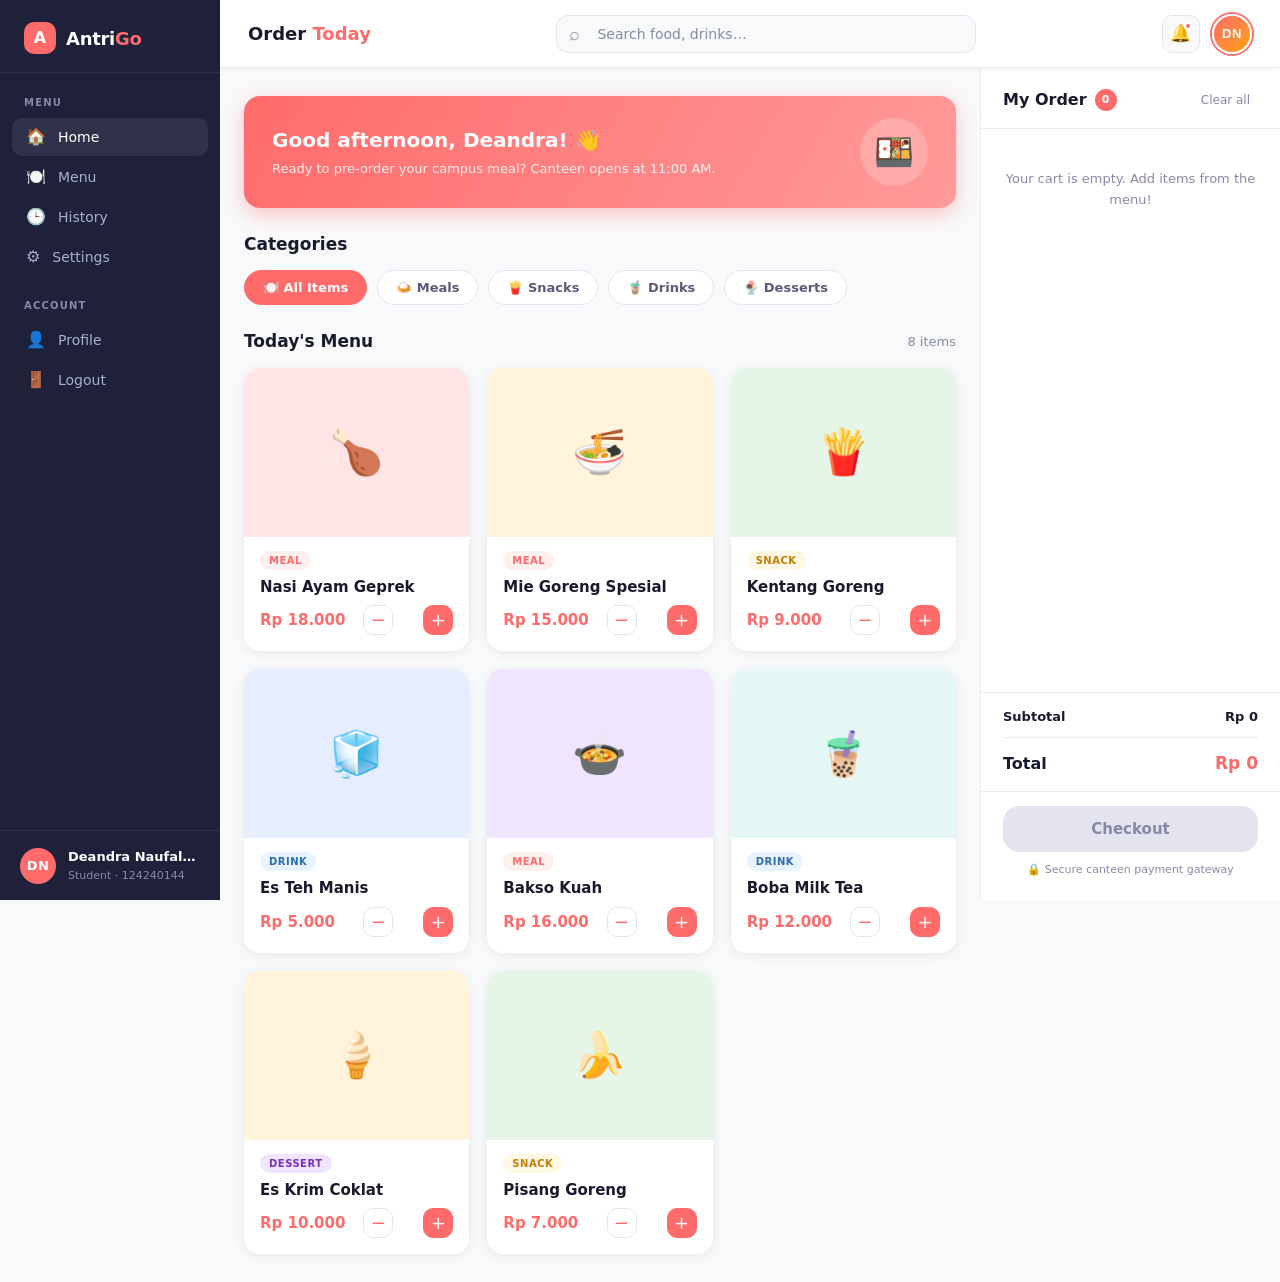
<file: index.html>
<!DOCTYPE html>
<html lang="en">
<head>
  <meta charset="UTF-8" />
  <meta name="viewport" content="width=device-width, initial-scale=1.0" />
  <title>AntriGo — Campus Canteen Pre-Order</title>
  <link rel="stylesheet" href="css/style.css" />
</head>
<body>

  <!-- Skip link for keyboard users -->
  <a class="skip-link" href="#main-content">Skip to main content</a>

  <!-- =================================================================
       APP SHELL — CSS Grid: [Sidebar | Header + Content | Cart]
  ================================================================= -->
  <div class="app-shell">

    <!-- ===============================================================
         SIDEBAR
    ================================================================ -->
    <aside class="sidebar" aria-label="Main navigation">

      <div class="sidebar__brand">
        <div class="sidebar__brand-dot" aria-hidden="true"><span>A</span></div>
        <span class="sidebar__brand-name">Antri<em>Go</em></span>
      </div>

      <p class="sidebar__section-label">Menu</p>
      <nav>
        <ul class="sidebar__nav" role="list">
          <li>
            <button class="nav-btn active" data-section="home" aria-current="page">
              <span class="nav-icon" aria-hidden="true">🏠</span> Home
            </button>
          </li>
          <li>
            <button class="nav-btn" data-section="menu">
              <span class="nav-icon" aria-hidden="true">🍽️</span> Menu
            </button>
          </li>
          <li>
            <button class="nav-btn" data-section="history">
              <span class="nav-icon" aria-hidden="true">🕒</span> History
            </button>
          </li>
          <li>
            <button class="nav-btn" data-section="settings">
              <span class="nav-icon" aria-hidden="true">⚙️</span> Settings
            </button>
          </li>
        </ul>
      </nav>

      <p class="sidebar__section-label">Account</p>
      <nav>
        <ul class="sidebar__nav" role="list">
          <li>
            <button class="nav-btn" data-section="profile">
              <span class="nav-icon" aria-hidden="true">👤</span> Profile
            </button>
          </li>
          <li>
            <!-- Logout triggers custom confirm modal — no native confirm() -->
            <button class="nav-btn" id="logout-btn">
              <span class="nav-icon" aria-hidden="true">🚪</span> Logout
            </button>
          </li>
        </ul>
      </nav>

      <div class="sidebar__footer">
        <div class="sidebar__avatar-sm" aria-hidden="true">DN</div>
        <div class="sidebar__user-info">
          <strong>Deandra Naufal Maulana</strong>
          <small>Student · 124240144</small>
        </div>
      </div>

    </aside>

    <!-- ===============================================================
         TOP HEADER
    ================================================================ -->
    <header class="header" role="banner">
      <h1 class="header__title">Order <span>Today</span></h1>

      <div class="header__search" role="search">
        <label for="search-input" class="sr-only">Search food or drinks</label>
        <input
          id="search-input"
          type="search"
          placeholder="Search food, drinks…"
          aria-label="Search food or drinks"
          autocomplete="off"
        />
      </div>

      <div class="header__actions">
        <!-- Bell icon — clicking toggles notification dropdown -->
        <div class="notif-wrap" id="notif-wrap">
          <button class="header__notif" id="bell-btn" aria-label="Notifications" aria-expanded="false" aria-haspopup="true">
            🔔
          </button>
          <!-- Notification dropdown — toggled by JS -->
          <div class="notif-dropdown" id="notif-dropdown" hidden role="menu" aria-label="Notifications">
            <div class="notif-dropdown__header">
              <span class="notif-dropdown__title">Notifications</span>
              <span class="notif-badge-count">3 new</span>
            </div>
            <ul class="notif-list" role="list">
              <li class="notif-item notif-item--new" role="listitem">
                <span class="notif-dot" aria-hidden="true"></span>
                <div>
                  <p class="notif-msg">🍲 Your order <strong>#38421</strong> is being prepared</p>
                  <small class="notif-time">2 minutes ago</small>
                </div>
              </li>
              <li class="notif-item notif-item--new" role="listitem">
                <span class="notif-dot" aria-hidden="true"></span>
                <div>
                  <p class="notif-msg">✅ Order <strong>#38105</strong> is ready for pickup at Counter 3</p>
                  <small class="notif-time">15 minutes ago</small>
                </div>
              </li>
              <li class="notif-item notif-item--new" role="listitem">
                <span class="notif-dot" aria-hidden="true"></span>
                <div>
                  <p class="notif-msg">🎉 New discount: <strong>10% off</strong> Meals today until 1 PM</p>
                  <small class="notif-time">1 hour ago</small>
                </div>
              </li>
              <li class="notif-item" role="listitem">
                <span class="notif-dot notif-dot--read" aria-hidden="true"></span>
                <div>
                  <p class="notif-msg">🕒 Order <strong>#37980</strong> was delivered successfully</p>
                  <small class="notif-time">Yesterday</small>
                </div>
              </li>
            </ul>
            <div class="notif-dropdown__footer">
              <button class="notif-mark-read" id="mark-all-read">Mark all as read</button>
            </div>
          </div>
        </div>

        <!-- Profile avatar — clicking navigates to Profile section -->
        <button class="header__avatar" id="profile-avatar-btn" aria-label="View profile">DN</button>
      </div>
    </header>

    <!-- ===============================================================
         MAIN CONTENT — page sections
    ================================================================ -->
    <main class="content" id="main-content" aria-label="Main content">

      <!-- ---- HOME ---- -->
      <section id="section-home" class="page-section active" aria-label="Home">

        <div class="welcome-bar">
          <div class="welcome-bar__text">
            <h2 id="greeting-text">Good morning, Deandra!</h2>
            <p>Ready to pre-order your campus meal? Canteen opens at 11:00 AM.</p>
          </div>
          <div class="welcome-bar__decor" aria-hidden="true">🍱</div>
        </div>

        <!-- Category filter chips -->
        <section aria-labelledby="filter-heading">
          <div class="section-header">
            <h3 id="filter-heading">Categories</h3>
          </div>
          <div class="filter-bar" role="group" aria-labelledby="filter-heading">
            <button class="filter-chip active" data-filter="all">🍽️ All Items</button>
            <button class="filter-chip" data-filter="meal">🍛 Meals</button>
            <button class="filter-chip" data-filter="snack">🍟 Snacks</button>
            <button class="filter-chip" data-filter="drink">🧋 Drinks</button>
            <button class="filter-chip" data-filter="dessert">🍨 Desserts</button>
          </div>
        </section>

        <!-- Food cards grid -->
        <section aria-labelledby="menu-heading">
          <div class="section-header">
            <h3 id="menu-heading">Today's Menu</h3>
            <span id="visible-count" class="count-badge" aria-live="polite">8 items</span>
          </div>

          <div class="food-grid" id="food-grid" role="list" aria-label="Food items">

            <article class="food-card" data-id="1" data-category="meal"
              data-name="Nasi Ayam Geprek" data-price="18000" role="listitem">
              <div class="food-card__img food-card__img--red" aria-hidden="true">🍗</div>
              <div class="food-card__body">
                <span class="food-card__tag food-card__tag--meal">Meal</span>
                <h4 class="food-card__name">Nasi Ayam Geprek</h4>
                <div class="food-card__footer">
                  <span class="food-card__price">Rp 18.000</span>
                  <div class="card-qty-ctrl">
                    <button class="btn-qty btn-minus" data-id="1" hidden>−</button>
                    <span class="card-qty-val" aria-live="polite"></span>
                    <button class="btn-qty btn-add" data-id="1" aria-label="Add Nasi Ayam Geprek">+</button>
                  </div>
                </div>
              </div>
            </article>

            <article class="food-card" data-id="2" data-category="meal"
              data-name="Mie Goreng Spesial" data-price="15000" role="listitem">
              <div class="food-card__img food-card__img--amber" aria-hidden="true">🍜</div>
              <div class="food-card__body">
                <span class="food-card__tag food-card__tag--meal">Meal</span>
                <h4 class="food-card__name">Mie Goreng Spesial</h4>
                <div class="food-card__footer">
                  <span class="food-card__price">Rp 15.000</span>
                  <div class="card-qty-ctrl">
                    <button class="btn-qty btn-minus" data-id="2" hidden>−</button>
                    <span class="card-qty-val" aria-live="polite"></span>
                    <button class="btn-qty btn-add" data-id="2" aria-label="Add Mie Goreng Spesial">+</button>
                  </div>
                </div>
              </div>
            </article>

            <article class="food-card" data-id="3" data-category="snack"
              data-name="Kentang Goreng" data-price="9000" role="listitem">
              <div class="food-card__img food-card__img--green" aria-hidden="true">🍟</div>
              <div class="food-card__body">
                <span class="food-card__tag food-card__tag--snack">Snack</span>
                <h4 class="food-card__name">Kentang Goreng</h4>
                <div class="food-card__footer">
                  <span class="food-card__price">Rp 9.000</span>
                  <div class="card-qty-ctrl">
                    <button class="btn-qty btn-minus" data-id="3" hidden>−</button>
                    <span class="card-qty-val" aria-live="polite"></span>
                    <button class="btn-qty btn-add" data-id="3" aria-label="Add Kentang Goreng">+</button>
                  </div>
                </div>
              </div>
            </article>

            <article class="food-card" data-id="4" data-category="drink"
              data-name="Es Teh Manis" data-price="5000" role="listitem">
              <div class="food-card__img food-card__img--blue" aria-hidden="true">🧊</div>
              <div class="food-card__body">
                <span class="food-card__tag food-card__tag--drink">Drink</span>
                <h4 class="food-card__name">Es Teh Manis</h4>
                <div class="food-card__footer">
                  <span class="food-card__price">Rp 5.000</span>
                  <div class="card-qty-ctrl">
                    <button class="btn-qty btn-minus" data-id="4" hidden>−</button>
                    <span class="card-qty-val" aria-live="polite"></span>
                    <button class="btn-qty btn-add" data-id="4" aria-label="Add Es Teh Manis">+</button>
                  </div>
                </div>
              </div>
            </article>

            <article class="food-card" data-id="5" data-category="meal"
              data-name="Bakso Kuah" data-price="16000" role="listitem">
              <div class="food-card__img food-card__img--purple" aria-hidden="true">🍲</div>
              <div class="food-card__body">
                <span class="food-card__tag food-card__tag--meal">Meal</span>
                <h4 class="food-card__name">Bakso Kuah</h4>
                <div class="food-card__footer">
                  <span class="food-card__price">Rp 16.000</span>
                  <div class="card-qty-ctrl">
                    <button class="btn-qty btn-minus" data-id="5" hidden>−</button>
                    <span class="card-qty-val" aria-live="polite"></span>
                    <button class="btn-qty btn-add" data-id="5" aria-label="Add Bakso Kuah">+</button>
                  </div>
                </div>
              </div>
            </article>

            <article class="food-card" data-id="6" data-category="drink"
              data-name="Boba Milk Tea" data-price="12000" role="listitem">
              <div class="food-card__img food-card__img--teal" aria-hidden="true">🧋</div>
              <div class="food-card__body">
                <span class="food-card__tag food-card__tag--drink">Drink</span>
                <h4 class="food-card__name">Boba Milk Tea</h4>
                <div class="food-card__footer">
                  <span class="food-card__price">Rp 12.000</span>
                  <div class="card-qty-ctrl">
                    <button class="btn-qty btn-minus" data-id="6" hidden>−</button>
                    <span class="card-qty-val" aria-live="polite"></span>
                    <button class="btn-qty btn-add" data-id="6" aria-label="Add Boba Milk Tea">+</button>
                  </div>
                </div>
              </div>
            </article>

            <article class="food-card" data-id="7" data-category="dessert"
              data-name="Es Krim Coklat" data-price="10000" role="listitem">
              <div class="food-card__img food-card__img--amber" aria-hidden="true">🍦</div>
              <div class="food-card__body">
                <span class="food-card__tag food-card__tag--dessert">Dessert</span>
                <h4 class="food-card__name">Es Krim Coklat</h4>
                <div class="food-card__footer">
                  <span class="food-card__price">Rp 10.000</span>
                  <div class="card-qty-ctrl">
                    <button class="btn-qty btn-minus" data-id="7" hidden>−</button>
                    <span class="card-qty-val" aria-live="polite"></span>
                    <button class="btn-qty btn-add" data-id="7" aria-label="Add Es Krim Coklat">+</button>
                  </div>
                </div>
              </div>
            </article>

            <article class="food-card" data-id="8" data-category="snack"
              data-name="Pisang Goreng" data-price="7000" role="listitem">
              <div class="food-card__img food-card__img--green" aria-hidden="true">🍌</div>
              <div class="food-card__body">
                <span class="food-card__tag food-card__tag--snack">Snack</span>
                <h4 class="food-card__name">Pisang Goreng</h4>
                <div class="food-card__footer">
                  <span class="food-card__price">Rp 7.000</span>
                  <div class="card-qty-ctrl">
                    <button class="btn-qty btn-minus" data-id="8" hidden>−</button>
                    <span class="card-qty-val" aria-live="polite"></span>
                    <button class="btn-qty btn-add" data-id="8" aria-label="Add Pisang Goreng">+</button>
                  </div>
                </div>
              </div>
            </article>

          </div><!-- /food-grid -->

          <p class="empty-state" id="empty-state" hidden aria-live="polite">
            No items found in this category. 🍽️
          </p>
        </section>

      </section><!-- /section-home -->

      <!-- ---- MENU ---- -->
      <section id="section-menu" class="page-section" aria-label="Full Menu" hidden>
        <div class="placeholder-page">
          <div class="placeholder-icon">🍽️</div>
          <h2>Full Menu</h2>
          <p>Browse the complete canteen menu here. Coming soon!</p>
        </div>
      </section>

      <!-- ---- HISTORY ---- -->
      <section id="section-history" class="page-section" aria-label="Order History" hidden>
        <div class="section-header">
          <h3>Order History</h3>
          <span id="history-count" class="count-badge">0 orders</span>
        </div>
        <!-- History list — populated dynamically by JS on each confirmed order -->
        <div id="history-list" class="history-list" aria-label="Past orders" aria-live="polite">
          <div class="history-empty" id="history-empty">
            <div class="placeholder-icon">🕒</div>
            <p>No orders yet. Place your first order!</p>
          </div>
        </div>
      </section>

      <!-- ---- SETTINGS ---- -->
      <section id="section-settings" class="page-section" aria-label="Settings" hidden>
        <div class="placeholder-page">
          <div class="placeholder-icon">⚙️</div>
          <h2>Settings</h2>
          <p>App preferences and notification settings coming soon!</p>
        </div>
      </section>

      <!-- ---- PROFILE ---- -->
      <section id="section-profile" class="page-section" aria-label="Profile" hidden>
        <div class="profile-card">
          <div class="profile-avatar-lg" aria-hidden="true">DN</div>
          <div class="profile-info">
            <h2 class="profile-name">Deandra Naufal Maulana</h2>
            <p class="profile-id">Student ID: 124240144</p>
            <p class="profile-faculty">Faculty of Computer Science · Universitas Pertamina</p>
          </div>
          <div class="profile-stats">
            <div class="profile-stat">
              <span class="profile-stat__val" id="stat-orders">0</span>
              <span class="profile-stat__label">Orders</span>
            </div>
            <div class="profile-stat">
              <span class="profile-stat__val" id="stat-spent">Rp 0</span>
              <span class="profile-stat__label">Total Spent</span>
            </div>
            <div class="profile-stat">
              <span class="profile-stat__val">⭐ 4.9</span>
              <span class="profile-stat__label">Rating</span>
            </div>
          </div>
        </div>
      </section>

    </main>

    <!-- ===============================================================
         CART PANEL (RIGHT SIDEBAR)
    ================================================================ -->
    <aside class="cart-panel" id="cart" aria-label="Order summary">

      <div class="cart-panel__header">
        <h2 class="cart-panel__title">
          My Order
          <span class="cart-badge" id="cart-count" aria-label="items in cart">0</span>
        </h2>
        <!-- Triggers custom confirm modal -->
        <button class="cart-panel__clear" id="clear-cart-btn" aria-label="Clear all items">
          Clear all
        </button>
      </div>

      <!-- Cart items — rendered by JS -->
      <div class="cart-items" id="cart-items" aria-label="Items in your order">
        <p class="cart-empty-msg" id="cart-empty-msg">
          Your cart is empty. Add items from the menu!
        </p>
      </div>

      <div class="cart-divider" role="separator"></div>

      <!-- Totals -->
      <div class="cart-totals" id="cart-totals">
        <div class="cart-totals__row cart-totals__row--subtotal">
          <span>Subtotal</span>
          <span id="subtotal-val">Rp 0</span>
        </div>
        <!-- Service fee row — hidden when cart is empty -->
        <div class="cart-totals__row" id="service-fee-row" hidden>
          <span>Service fee</span>
          <span>Rp 1.000</span>
        </div>
        <div class="cart-divider-inner" role="separator"></div>
        <div class="cart-totals__row cart-totals__row--total">
          <span>Total</span>
          <span class="cart-totals__value--accent" id="total-val">Rp 0</span>
        </div>
      </div>

      <div class="cart-divider" role="separator"></div>

      <div class="cart-panel__checkout">
        <button class="btn-checkout" id="checkout-btn" disabled aria-label="Proceed to checkout">
          Checkout
        </button>
        <p class="checkout-note">🔒 Secure canteen payment gateway</p>
      </div>

    </aside>

  </div><!-- /app-shell -->

  <!-- =================================================================
       CUSTOM MODAL — shared overlay, content injected by JS
  ================================================================= -->
  <div class="modal-overlay" id="modal-overlay" role="dialog" aria-modal="true"
       aria-labelledby="modal-title" hidden>
    <div class="modal" id="modal-box">
      <div class="modal__header">
        <h2 id="modal-title">Confirm</h2>
        <button class="modal__close" id="modal-close" aria-label="Close">✕</button>
      </div>
      <div class="modal__body" id="modal-body">
        <!-- Content injected per use-case -->
      </div>
      <div class="modal__footer" id="modal-footer">
        <!-- Buttons injected per use-case -->
      </div>
    </div>
  </div>

  <!-- =================================================================
       SUCCESS TOAST
  ================================================================= -->
  <div class="toast" id="success-toast" aria-live="assertive" hidden>
    ✅ Order placed! Check your pickup time at the canteen.
  </div>

  <script src="js/script.js" defer></script>
</body>
</html>
</file>
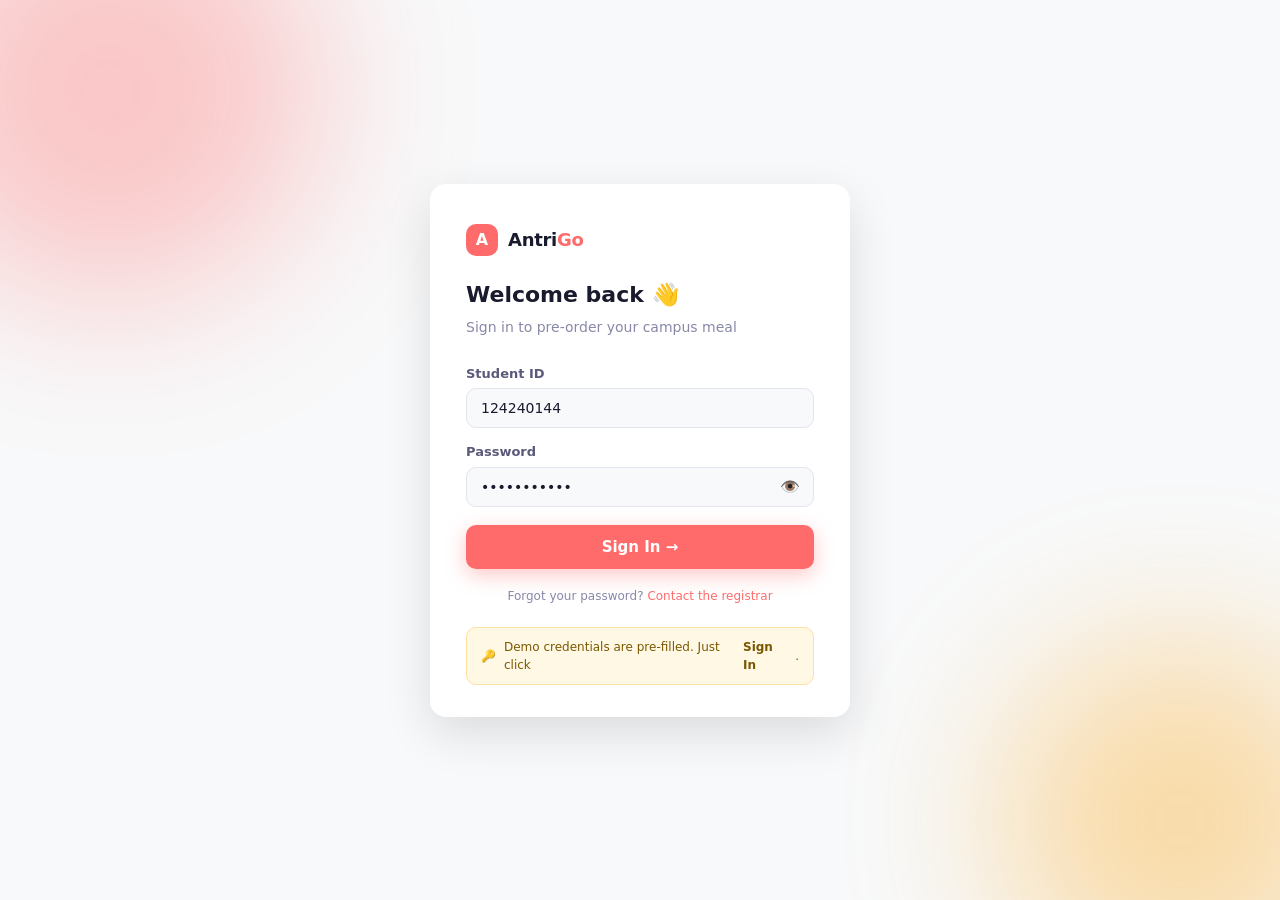
<file: login.html>
<!DOCTYPE html>
<html lang="en">
<head>
  <meta charset="UTF-8" />
  <meta name="viewport" content="width=device-width, initial-scale=1.0" />
  <title>AntriGo — Login</title>
  <link rel="stylesheet" href="css/style.css" />
</head>
<body class="login-page">

  <!-- =====================================================
       LOGIN PAGE — centered card layout
  ===================================================== -->
  <div class="login-bg" aria-hidden="true">
    <!-- Decorative blobs -->
    <div class="login-blob login-blob--1"></div>
    <div class="login-blob login-blob--2"></div>
  </div>

  <main class="login-wrap" aria-label="Login">
    <div class="login-card">

      <!-- Brand -->
      <div class="login-brand">
        <div class="sidebar__brand-dot" aria-hidden="true"><span>A</span></div>
        <span class="sidebar__brand-name" style="color:var(--text-primary);">
          Antri<em>Go</em>
        </span>
      </div>

      <h1 class="login-title">Welcome back 👋</h1>
      <p class="login-subtitle">Sign in to pre-order your campus meal</p>

      <!-- Login form — JS handles submit, no real auth -->
      <form class="login-form" id="login-form" novalidate>

        <!-- Student ID -->
        <div class="login-field">
          <label for="login-id" class="login-label">Student ID</label>
          <input
            id="login-id"
            class="login-input"
            type="text"
            value="124240144"
            autocomplete="username"
            required
            aria-required="true"
          />
        </div>

        <!-- Password -->
        <div class="login-field">
          <label for="login-pass" class="login-label">Password</label>
          <div class="login-input-wrap">
            <input
              id="login-pass"
              class="login-input"
              type="password"
              value="antriGo2024"
              autocomplete="current-password"
              required
              aria-required="true"
            />
            <!-- Toggle password visibility -->
            <button
              type="button"
              class="login-eye"
              id="toggle-pass"
              aria-label="Show password"
            >👁️</button>
          </div>
        </div>

        <!-- Error message placeholder -->
        <p class="login-error" id="login-error" role="alert" hidden></p>

        <!-- Submit -->
        <button type="submit" class="btn-login" id="login-btn">
          Sign In →
        </button>

        <!-- Forgot password — demo only -->
        <p class="login-footer-text">
          Forgot your password?
          <a href="#" class="login-link" onclick="return false;">Contact the registrar</a>
        </p>

      </form>

      <!-- Demo hint -->
      <div class="login-demo-hint">
        <span>🔑</span>
        Demo credentials are pre-filled. Just click <strong>Sign In</strong>.
      </div>

    </div>
  </main>

  <script>
    // ---- Login page script (inline — no external dependencies needed) ----
    (function () {
      'use strict';

      const form      = document.getElementById('login-form');
      const errorEl   = document.getElementById('login-error');
      const toggleBtn = document.getElementById('toggle-pass');
      const passInput = document.getElementById('login-pass');
      const loginBtn  = document.getElementById('login-btn');

      // Mock valid credentials
      const VALID_ID   = '124240144';
      const VALID_PASS = 'antriGo2024';

      /** Toggle password visibility */
      toggleBtn.addEventListener('click', () => {
        const isHidden = passInput.type === 'password';
        passInput.type = isHidden ? 'text' : 'password';
        toggleBtn.textContent = isHidden ? '🙈' : '👁️';
        toggleBtn.setAttribute('aria-label', isHidden ? 'Hide password' : 'Show password');
      });

      /** Handle form submission */
      form.addEventListener('submit', e => {
        e.preventDefault();
        errorEl.setAttribute('hidden', '');

        const id   = document.getElementById('login-id').value.trim();
        const pass = passInput.value;

        if (id !== VALID_ID || pass !== VALID_PASS) {
          errorEl.textContent = '⚠️ Invalid Student ID or password. Try again.';
          errorEl.removeAttribute('hidden');
          loginBtn.textContent = 'Sign In →';
          return;
        }

        // Show loading state
        loginBtn.textContent = 'Signing in…';
        loginBtn.disabled = true;

        // Brief delay for UX feel, then redirect
        setTimeout(() => {
          window.location.href = 'index.html';
        }, 600);
      });
    }());
  </script>
</body>
</html>
</file>
<file: css/style.css>
/* =================================================================
   AntriGo — Campus Canteen Pre-Order Dashboard
   css/style.css  (v3 — login, custom modals, bell dropdown, history)
   Primary: #FF6B6B | Accent: #FCA311 | Background: #F8F9FA
================================================================= */

/* -----------------------------------------------------------------
   RESET & CSS CUSTOM PROPERTIES
----------------------------------------------------------------- */
*, *::before, *::after {
  box-sizing: border-box;
  margin: 0;
  padding: 0;
}

:root {
  --primary:        #FF6B6B;
  --primary-dark:   #e85555;
  --primary-light:  #fff0f0;
  --accent:         #FCA311;
  --accent-dark:    #e0920a;
  --success:        #22a85a;
  --success-light:  #e8f7ef;

  --bg:             #F8F9FA;
  --surface:        #FFFFFF;
  --border:         #E4E4EF;
  --border-light:   #EAEAF0;

  --sidebar-bg:     #1E2139;
  --sidebar-text:   #A8AECE;
  --sidebar-active: #FFFFFF;
  --sidebar-hover:  rgba(255, 255, 255, 0.08);

  --text-primary:   #1A1A2E;
  --text-secondary: #5A5A7A;
  --text-muted:     #8888A8;

  --sidebar-w:      220px;
  --cart-w:         300px;
  --header-h:       68px;

  --radius:         16px;
  --radius-sm:      10px;
  --radius-pill:    50px;
  --shadow-card:    0 2px 12px rgba(0, 0, 0, 0.07);
  --shadow-elevated: 0 8px 28px rgba(0, 0, 0, 0.11);
  --shadow-primary: 0 6px 20px rgba(255, 107, 107, 0.38);

  --font: -apple-system, "Segoe UI", system-ui, Roboto, sans-serif;

  --t-fast: 0.12s ease;
  --t-base: 0.18s ease;
  --t-slow: 0.28s ease;
}

/* -----------------------------------------------------------------
   BASE
----------------------------------------------------------------- */
html { height: 100%; scroll-behavior: smooth; }

body {
  height: 100%;
  font-family: var(--font);
  font-size: 15px;
  line-height: 1.5;
  background: var(--bg);
  color: var(--text-primary);
  -webkit-font-smoothing: antialiased;
}

.sr-only {
  position: absolute;
  width: 1px; height: 1px;
  padding: 0; margin: -1px;
  overflow: hidden;
  clip: rect(0,0,0,0);
  white-space: nowrap;
  border: 0;
}

.skip-link {
  position: absolute;
  top: -48px; left: 16px;
  background: var(--primary);
  color: #fff;
  padding: 8px 16px;
  border-radius: var(--radius-sm);
  font-weight: 600; font-size: 14px;
  text-decoration: none;
  z-index: 9999;
  transition: top var(--t-base);
}
.skip-link:focus { top: 8px; }

/* =================================================================
   LOGIN PAGE
================================================================= */
body.login-page {
  display: flex;
  align-items: center;
  justify-content: center;
  min-height: 100vh;
  background: var(--bg);
  position: relative;
  overflow: hidden;
}

/* Decorative gradient blobs */
.login-bg { position: fixed; inset: 0; pointer-events: none; z-index: 0; }

.login-blob {
  position: absolute;
  border-radius: 50%;
  filter: blur(80px);
  opacity: 0.35;
}

.login-blob--1 {
  width: 420px; height: 420px;
  background: var(--primary);
  top: -120px; left: -100px;
}

.login-blob--2 {
  width: 360px; height: 360px;
  background: var(--accent);
  bottom: -100px; right: -80px;
}

.login-wrap {
  position: relative;
  z-index: 1;
  width: 100%;
  padding: 24px 16px;
  display: flex;
  align-items: center;
  justify-content: center;
}

/* Login card */
.login-card {
  background: var(--surface);
  border-radius: var(--radius);
  box-shadow: 0 16px 48px rgba(0, 0, 0, 0.12);
  padding: 40px 36px 32px;
  width: 100%;
  max-width: 420px;
  display: flex;
  flex-direction: column;
  gap: 6px;
}

/* Reuse sidebar brand styles — override color for light bg */
.login-brand {
  display: flex;
  align-items: center;
  gap: 10px;
  margin-bottom: 12px;
}

.login-title {
  font-size: 22px;
  font-weight: 800;
  color: var(--text-primary);
  margin-top: 4px;
}

.login-subtitle {
  font-size: 14px;
  color: var(--text-muted);
  margin-bottom: 12px;
}

/* Form */
.login-form { display: flex; flex-direction: column; gap: 14px; margin-top: 8px; }

.login-field { display: flex; flex-direction: column; gap: 5px; }

.login-label {
  font-size: 13px;
  font-weight: 600;
  color: var(--text-secondary);
}

.login-input-wrap { position: relative; }

.login-input {
  width: 100%;
  padding: 11px 14px;
  border: 1.5px solid var(--border);
  border-radius: var(--radius-sm);
  background: var(--bg);
  font-family: var(--font);
  font-size: 14px;
  color: var(--text-primary);
  outline: none;
  transition: border-color var(--t-fast), background var(--t-fast);
}

.login-input:focus {
  border-color: var(--primary);
  background: var(--surface);
}

/* Password toggle button */
.login-eye {
  position: absolute;
  right: 10px;
  top: 50%;
  transform: translateY(-50%);
  background: none;
  border: none;
  cursor: pointer;
  font-size: 16px;
  padding: 4px;
  line-height: 1;
  color: var(--text-muted);
}

/* Error message */
.login-error {
  color: var(--primary);
  font-size: 13px;
  font-weight: 500;
  background: var(--primary-light);
  border-radius: 8px;
  padding: 8px 12px;
}

/* Submit button */
.btn-login {
  padding: 13px 0;
  background: var(--primary);
  color: #fff;
  border: none;
  border-radius: var(--radius-sm);
  font-family: var(--font);
  font-size: 15px;
  font-weight: 700;
  cursor: pointer;
  margin-top: 4px;
  box-shadow: var(--shadow-primary);
  transition: background var(--t-fast), transform var(--t-fast);
}
.btn-login:hover    { background: var(--primary-dark); transform: translateY(-1px); }
.btn-login:disabled { background: var(--border); box-shadow: none; cursor: not-allowed; transform: none; color: var(--text-muted); }

.login-footer-text {
  text-align: center;
  font-size: 12px;
  color: var(--text-muted);
  margin-top: 4px;
}

.login-link { color: var(--primary); text-decoration: none; font-weight: 500; }
.login-link:hover { text-decoration: underline; }

/* Demo hint strip */
.login-demo-hint {
  display: flex;
  align-items: center;
  gap: 8px;
  margin-top: 16px;
  padding: 10px 14px;
  background: #FFF8E5;
  border-radius: 10px;
  font-size: 12px;
  color: #7a5800;
  border: 1px solid #ffe0a0;
}

/* =================================================================
   APP SHELL — three-column CSS Grid
================================================================= */
.app-shell {
  display: grid;
  grid-template-columns: var(--sidebar-w) 1fr var(--cart-w);
  grid-template-rows: var(--header-h) 1fr;
  grid-template-areas:
    "sidebar header  header"
    "sidebar content cart";
  min-height: 100vh;
}

/* =================================================================
   SIDEBAR
================================================================= */
.sidebar {
  grid-area: sidebar;
  background: var(--sidebar-bg);
  display: flex;
  flex-direction: column;
  position: sticky;
  top: 0;
  height: 100vh;
  overflow-y: auto;
  scrollbar-width: thin;
  scrollbar-color: rgba(255,255,255,0.1) transparent;
}

.sidebar__brand {
  display: flex;
  align-items: center;
  gap: 10px;
  padding: 22px 24px 18px;
  border-bottom: 1px solid rgba(255,255,255,0.07);
  flex-shrink: 0;
}

.sidebar__brand-dot {
  width: 32px; height: 32px;
  border-radius: var(--radius-sm);
  background: var(--primary);
  display: flex; align-items: center; justify-content: center;
  flex-shrink: 0;
}

.sidebar__brand-dot span { color:#fff; font-size:16px; font-weight:800; line-height:1; }

.sidebar__brand-name {
  color: var(--sidebar-active);
  font-size: 18px;
  font-weight: 700;
  letter-spacing: -0.3px;
}

.sidebar__brand-name em { font-style: normal; color: var(--primary); }

.sidebar__section-label {
  padding: 22px 24px 8px;
  font-size: 10px;
  font-weight: 700;
  letter-spacing: 1.2px;
  text-transform: uppercase;
  color: var(--text-muted);
  flex-shrink: 0;
}

.sidebar__nav { list-style: none; padding: 0 12px; }
.sidebar__nav li + li { margin-top: 2px; }

.nav-btn {
  display: flex;
  align-items: center;
  gap: 12px;
  width: 100%;
  padding: 11px 14px;
  border-radius: var(--radius-sm);
  border: none;
  background: transparent;
  color: var(--sidebar-text);
  font-family: var(--font);
  font-size: 14px;
  font-weight: 500;
  cursor: pointer;
  text-align: left;
  transition: background var(--t-fast), color var(--t-fast);
}

.nav-btn:hover        { background: var(--sidebar-hover); color: var(--sidebar-active); }
.nav-btn.active       { background: var(--sidebar-hover); color: var(--sidebar-active); }
.nav-btn:focus-visible{ outline: 2px solid var(--primary); outline-offset: -2px; }

.nav-icon { font-size: 16px; flex-shrink: 0; line-height: 1; }

.sidebar__footer {
  margin-top: auto;
  padding: 16px 20px;
  border-top: 1px solid rgba(255,255,255,0.07);
  display: flex;
  align-items: center;
  gap: 12px;
  flex-shrink: 0;
}

.sidebar__avatar-sm {
  width: 36px; height: 36px;
  border-radius: 50%;
  background: var(--primary);
  display: flex; align-items: center; justify-content: center;
  color: #fff; font-weight: 700; font-size: 13px;
  flex-shrink: 0; letter-spacing: 0.5px;
}

.sidebar__user-info strong {
  display: block;
  font-size: 13px;
  color: var(--sidebar-active);
  font-weight: 600;
  white-space: nowrap;
  overflow: hidden;
  text-overflow: ellipsis;
  max-width: 130px;
}

.sidebar__user-info small {
  display: block;
  font-size: 11px;
  color: var(--text-muted);
  margin-top: 1px;
}

/* =================================================================
   TOP HEADER
================================================================= */
.header {
  grid-area: header;
  background: var(--surface);
  border-bottom: 1px solid var(--border-light);
  display: flex;
  align-items: center;
  justify-content: space-between;
  padding: 0 28px;
  gap: 16px;
  position: sticky;
  top: 0;
  z-index: 200;
  box-shadow: 0 1px 6px rgba(0,0,0,0.05);
}

.header__title { font-size: 18px; font-weight: 700; color: var(--text-primary); white-space: nowrap; }
.header__title span { color: var(--primary); }

.header__search { flex: 1; max-width: 420px; position: relative; }

.header__search::before {
  content: "⌕";
  position: absolute;
  left: 13px; top: 50%;
  transform: translateY(-50%);
  color: var(--text-muted);
  font-size: 18px;
  pointer-events: none;
  line-height: 1;
}

.header__search input {
  width: 100%;
  padding: 10px 16px 10px 40px;
  border: 1.5px solid var(--border);
  border-radius: 12px;
  background: var(--bg);
  color: var(--text-primary);
  font-family: var(--font);
  font-size: 14px;
  outline: none;
  transition: border-color var(--t-fast), background var(--t-fast);
}

.header__search input::placeholder { color: var(--text-muted); }
.header__search input:focus { border-color: var(--primary); background: var(--surface); }

.header__actions { display: flex; align-items: center; gap: 12px; }

/* -----------------------------------------------------------------
   NOTIFICATION BELL + DROPDOWN
----------------------------------------------------------------- */
/* Wrapper provides positioning context for the dropdown */
.notif-wrap { position: relative; }

.header__notif {
  position: relative;
  width: 38px; height: 38px;
  border-radius: var(--radius-sm);
  background: var(--bg);
  border: 1.5px solid var(--border);
  display: flex; align-items: center; justify-content: center;
  cursor: pointer;
  font-size: 17px;
  transition: border-color var(--t-fast), background var(--t-fast);
}

.header__notif:hover { border-color: var(--primary); background: var(--primary-light); }

/* Red dot badge */
.header__notif::after {
  content: "";
  position: absolute;
  top: 6px; right: 7px;
  width: 8px; height: 8px;
  background: var(--primary);
  border-radius: 50%;
  border: 2px solid var(--surface);
  transition: opacity var(--t-fast);
}

/* Hide dot when all read */
.header__notif.all-read::after { opacity: 0; }

/* Notification dropdown panel */
.notif-dropdown {
  position: absolute;
  top: calc(100% + 10px);
  right: 0;
  width: 340px;
  background: var(--surface);
  border-radius: var(--radius);
  box-shadow: 0 12px 40px rgba(0,0,0,0.14);
  border: 1px solid var(--border-light);
  z-index: 300;
  /* Pop-in animation */
  transform-origin: top right;
  transform: scale(0.92);
  opacity: 0;
  transition: transform 0.18s ease, opacity 0.18s ease;
}

/* JS adds .open to trigger the transition */
.notif-dropdown.open {
  transform: scale(1);
  opacity: 1;
}

.notif-dropdown[hidden] { display: none; }

.notif-dropdown__header {
  display: flex;
  align-items: center;
  justify-content: space-between;
  padding: 14px 16px 10px;
  border-bottom: 1px solid var(--border-light);
}

.notif-dropdown__title { font-size: 14px; font-weight: 700; color: var(--text-primary); }

.notif-badge-count {
  font-size: 11px;
  font-weight: 700;
  color: var(--primary);
  background: var(--primary-light);
  padding: 2px 8px;
  border-radius: var(--radius-pill);
}

.notif-list { list-style: none; padding: 8px 0; }

.notif-item {
  display: flex;
  align-items: flex-start;
  gap: 10px;
  padding: 10px 16px;
  transition: background var(--t-fast);
  cursor: default;
}

.notif-item:hover { background: var(--bg); }

/* Unread indicator dot */
.notif-dot {
  width: 8px; height: 8px;
  border-radius: 50%;
  background: var(--primary);
  flex-shrink: 0;
  margin-top: 6px;
}

.notif-dot--read { background: var(--border); }

.notif-msg { font-size: 13px; color: var(--text-primary); line-height: 1.45; }
.notif-time { font-size: 11px; color: var(--text-muted); margin-top: 3px; display: block; }

.notif-dropdown__footer {
  padding: 10px 16px 14px;
  border-top: 1px solid var(--border-light);
  text-align: center;
}

.notif-mark-read {
  background: none;
  border: none;
  cursor: pointer;
  font-family: var(--font);
  font-size: 12px;
  font-weight: 600;
  color: var(--primary);
  padding: 4px 8px;
  border-radius: 6px;
  transition: background var(--t-fast);
}

.notif-mark-read:hover { background: var(--primary-light); }

/* Profile avatar button */
.header__avatar {
  width: 40px; height: 40px;
  border-radius: 50%;
  background: linear-gradient(135deg, var(--primary) 0%, var(--accent) 100%);
  display: flex; align-items: center; justify-content: center;
  color: #fff;
  font-weight: 700; font-size: 13px;
  cursor: pointer;
  border: 2.5px solid var(--surface);
  box-shadow: 0 0 0 2px var(--primary);
  letter-spacing: 0.5px;
  transition: box-shadow var(--t-fast);
}

.header__avatar:hover { box-shadow: 0 0 0 3px var(--primary); }

/* =================================================================
   MAIN CONTENT
================================================================= */
.content {
  grid-area: content;
  padding: 28px 24px;
  overflow-y: auto;
  display: flex;
  flex-direction: column;
  gap: 24px;
}

/* Page section panels */
.page-section {
  display: flex;
  flex-direction: column;
  gap: 24px;
  animation: fadeIn 0.22s ease;
}

.page-section[hidden] { display: none; }

@keyframes fadeIn {
  from { opacity: 0; transform: translateY(6px); }
  to   { opacity: 1; transform: translateY(0); }
}

/* Placeholder pages for stub sections */
.placeholder-page {
  display: flex;
  flex-direction: column;
  align-items: center;
  justify-content: center;
  text-align: center;
  padding: 80px 24px;
  gap: 14px;
  color: var(--text-secondary);
}

.placeholder-icon { font-size: 64px; line-height: 1; }
.placeholder-page h2 { font-size: 22px; font-weight: 700; color: var(--text-primary); }
.placeholder-page p  { font-size: 14px; color: var(--text-muted); max-width: 340px; }

/* -----------------------------------------------------------------
   WELCOME BANNER
----------------------------------------------------------------- */
.welcome-bar {
  background: linear-gradient(120deg, var(--primary) 0%, #ff9a9a 100%);
  border-radius: var(--radius);
  padding: 22px 28px;
  display: flex;
  align-items: center;
  justify-content: space-between;
  color: #fff;
  box-shadow: var(--shadow-primary);
}

.welcome-bar__text h2 { font-size: 20px; font-weight: 700; margin-bottom: 4px; }
.welcome-bar__text p  { font-size: 13px; opacity: 0.88; }

.welcome-bar__decor {
  width: 68px; height: 68px;
  border-radius: 50%;
  background: rgba(255,255,255,0.2);
  display: flex; align-items: center; justify-content: center;
  font-size: 32px; flex-shrink: 0;
}

/* Section header row */
.section-header {
  display: flex;
  align-items: center;
  justify-content: space-between;
}

.section-header h3 { font-size: 17px; font-weight: 700; color: var(--text-primary); }

.count-badge { font-size: 13px; color: var(--text-muted); font-weight: 500; }

/* =================================================================
   FILTER CHIPS
================================================================= */
.filter-bar { display: flex; gap: 10px; flex-wrap: wrap; margin-top: 12px; }

.filter-chip {
  display: inline-flex;
  align-items: center;
  gap: 6px;
  padding: 9px 18px;
  border-radius: var(--radius-pill);
  border: 1.5px solid var(--border);
  background: var(--surface);
  color: var(--text-secondary);
  font-family: var(--font);
  font-size: 13px;
  font-weight: 600;
  cursor: pointer;
  transition: background var(--t-base), color var(--t-base),
              border-color var(--t-base), transform var(--t-fast);
  user-select: none;
}

.filter-chip:hover       { border-color: var(--primary); color: var(--primary); transform: translateY(-1px); }
.filter-chip.active      { background: var(--primary); color: #fff; border-color: var(--primary); }
.filter-chip:focus-visible { outline: 2px solid var(--primary); outline-offset: 2px; }

/* =================================================================
   FOOD CARDS GRID
================================================================= */
.food-grid {
  display: grid;
  grid-template-columns: repeat(auto-fill, minmax(200px, 1fr));
  gap: 18px;
  margin-top: 14px;
}

.food-card {
  background: var(--surface);
  border-radius: var(--radius);
  box-shadow: var(--shadow-card);
  overflow: hidden;
  display: flex;
  flex-direction: column;
  transition: transform var(--t-base), box-shadow var(--t-base);
}

.food-card:hover { transform: translateY(-3px); box-shadow: var(--shadow-elevated); }
.food-card[hidden] { display: none; }

.food-card__img {
  width: 100%;
  aspect-ratio: 4 / 3;
  display: flex; align-items: center; justify-content: center;
  font-size: 44px;
  flex-shrink: 0;
}

.food-card__img--red    { background: #FFE5E5; }
.food-card__img--amber  { background: #FFF3DC; }
.food-card__img--green  { background: #E5F5E8; }
.food-card__img--blue   { background: #E5EDFF; }
.food-card__img--purple { background: #F0E5FF; }
.food-card__img--teal   { background: #E5F7F5; }

.food-card__body { padding: 14px 16px 16px; display: flex; flex-direction: column; gap: 8px; flex: 1; }

.food-card__tag {
  display: inline-block;
  padding: 2px 9px;
  border-radius: var(--radius-pill);
  font-size: 10px;
  font-weight: 700;
  text-transform: uppercase;
  letter-spacing: 0.5px;
  width: fit-content;
}

.food-card__tag--meal    { background: #FFF0F0; color: var(--primary); }
.food-card__tag--snack   { background: #FFF8E5; color: #C97D00; }
.food-card__tag--drink   { background: #E8F3FF; color: #2B6CB0; }
.food-card__tag--dessert { background: #F0E5FF; color: #7B2FBE; }

.food-card__name { font-size: 15px; font-weight: 700; color: var(--text-primary); line-height: 1.3; }

.food-card__footer {
  display: flex;
  align-items: center;
  justify-content: space-between;
  margin-top: auto;
}

.food-card__price { font-size: 15px; font-weight: 800; color: var(--primary); }

/* Card quantity controls */
.card-qty-ctrl { display: flex; align-items: center; gap: 6px; }

.btn-qty {
  width: 30px; height: 30px;
  border-radius: var(--radius-sm);
  border: 1.5px solid var(--border);
  background: var(--bg);
  color: var(--text-secondary);
  font-size: 18px; font-weight: 500;
  cursor: pointer;
  display: inline-flex; align-items: center; justify-content: center;
  transition: background var(--t-fast), border-color var(--t-fast),
              color var(--t-fast), transform var(--t-fast);
  line-height: 1;
  font-family: var(--font);
}

.btn-qty:hover { transform: scale(1.08); }

.btn-add  { background: var(--primary); border-color: var(--primary); color: #fff; }
.btn-add:hover  { background: var(--primary-dark); border-color: var(--primary-dark); }

.btn-minus { background: var(--surface); border-color: var(--border); color: var(--primary); }
.btn-minus:hover { border-color: var(--primary); background: var(--primary-light); }

.card-qty-val {
  font-size: 14px; font-weight: 700;
  color: var(--text-primary);
  min-width: 18px; text-align: center;
}

.btn-qty:focus-visible { outline: 2px solid var(--primary); outline-offset: 2px; }

.empty-state {
  text-align: center;
  padding: 48px 24px;
  color: var(--text-muted);
  font-size: 15px;
  grid-column: 1 / -1;
}

/* =================================================================
   ORDER HISTORY
================================================================= */
.history-list {
  display: flex;
  flex-direction: column;
  gap: 14px;
  margin-top: 8px;
}

.history-empty {
  display: flex;
  flex-direction: column;
  align-items: center;
  gap: 12px;
  padding: 60px 24px;
  text-align: center;
  color: var(--text-muted);
  font-size: 14px;
}

/* Single history order card */
.history-card {
  background: var(--surface);
  border-radius: var(--radius);
  box-shadow: var(--shadow-card);
  padding: 18px 20px;
  display: flex;
  flex-direction: column;
  gap: 12px;
  animation: fadeIn 0.25s ease;
}

.history-card__header {
  display: flex;
  align-items: center;
  justify-content: space-between;
  flex-wrap: wrap;
  gap: 8px;
}

.history-card__id {
  font-size: 14px;
  font-weight: 700;
  color: var(--text-primary);
}

.history-card__date {
  font-size: 12px;
  color: var(--text-muted);
}

/* Status badge */
.history-status {
  padding: 3px 10px;
  border-radius: var(--radius-pill);
  font-size: 11px;
  font-weight: 700;
  text-transform: uppercase;
  letter-spacing: 0.5px;
}

.history-status--done {
  background: var(--success-light);
  color: var(--success);
}

/* Item list inside history card */
.history-card__items {
  list-style: none;
  display: flex;
  flex-direction: column;
  gap: 5px;
  font-size: 13px;
  color: var(--text-secondary);
}

.history-card__items li {
  display: flex;
  justify-content: space-between;
}

/* Total row */
.history-card__total {
  display: flex;
  justify-content: space-between;
  font-size: 14px;
  font-weight: 700;
  color: var(--text-primary);
  border-top: 1px solid var(--border-light);
  padding-top: 10px;
}

.history-card__total span:last-child { color: var(--primary); }

/* =================================================================
   PROFILE SECTION
================================================================= */
.profile-card {
  background: var(--surface);
  border-radius: var(--radius);
  box-shadow: var(--shadow-card);
  padding: 36px 32px;
  display: flex;
  flex-direction: column;
  align-items: center;
  gap: 16px;
  text-align: center;
  max-width: 560px;
}

.profile-avatar-lg {
  width: 80px; height: 80px;
  border-radius: 50%;
  background: linear-gradient(135deg, var(--primary) 0%, var(--accent) 100%);
  display: flex; align-items: center; justify-content: center;
  color: #fff;
  font-size: 26px;
  font-weight: 800;
  letter-spacing: 1px;
  box-shadow: 0 4px 16px rgba(255,107,107,0.4);
}

.profile-name    { font-size: 20px; font-weight: 800; color: var(--text-primary); }
.profile-id      { font-size: 14px; color: var(--text-muted); margin-top: 4px; }
.profile-faculty { font-size: 13px; color: var(--text-secondary); margin-top: 2px; }

.profile-stats {
  display: flex;
  gap: 24px;
  margin-top: 8px;
  padding-top: 16px;
  border-top: 1px solid var(--border-light);
  width: 100%;
  justify-content: center;
}

.profile-stat {
  display: flex;
  flex-direction: column;
  align-items: center;
  gap: 4px;
  min-width: 80px;
}

.profile-stat__val   { font-size: 18px; font-weight: 800; color: var(--primary); }
.profile-stat__label { font-size: 12px; color: var(--text-muted); font-weight: 500; }

/* =================================================================
   CART PANEL
================================================================= */
.cart-panel {
  grid-area: cart;
  background: var(--surface);
  border-left: 1px solid var(--border-light);
  display: flex;
  flex-direction: column;
  position: sticky;
  top: var(--header-h);
  height: calc(100vh - var(--header-h));
  overflow-y: auto;
  scrollbar-width: thin;
  scrollbar-color: var(--border) transparent;
}

.cart-panel__header {
  padding: 20px 22px 16px;
  border-bottom: 1px solid var(--border-light);
  display: flex;
  align-items: center;
  justify-content: space-between;
  flex-shrink: 0;
}

.cart-panel__title {
  font-size: 16px;
  font-weight: 700;
  color: var(--text-primary);
  display: flex;
  align-items: center;
  gap: 8px;
}

.cart-badge {
  display: inline-flex;
  align-items: center;
  justify-content: center;
  min-width: 22px; height: 22px;
  padding: 0 5px;
  border-radius: var(--radius-pill);
  background: var(--primary);
  color: #fff;
  font-size: 11px; font-weight: 700;
  transition: transform var(--t-fast);
}

/* Badge bump animation on add */
.cart-badge.bump { animation: badgeBump 0.3s ease; }

@keyframes badgeBump {
  0%   { transform: scale(1); }
  50%  { transform: scale(1.35); }
  100% { transform: scale(1); }
}

.cart-panel__clear {
  font-size: 12px;
  color: var(--text-muted);
  font-weight: 500;
  background: none;
  border: none;
  cursor: pointer;
  font-family: var(--font);
  padding: 4px 8px;
  border-radius: 6px;
  transition: color var(--t-fast), background var(--t-fast);
}

.cart-panel__clear:hover { color: var(--primary); background: var(--primary-light); }

.cart-items {
  flex: 1;
  padding: 16px 22px;
  display: flex;
  flex-direction: column;
  gap: 12px;
  overflow-y: auto;
}

.cart-empty-msg {
  color: var(--text-muted);
  font-size: 13px;
  text-align: center;
  padding: 24px 0;
  line-height: 1.6;
}

.cart-item {
  display: flex;
  align-items: center;
  gap: 12px;
  animation: slideIn 0.2s ease;
}

@keyframes slideIn {
  from { opacity: 0; transform: translateX(10px); }
  to   { opacity: 1; transform: translateX(0); }
}

.cart-item__thumb {
  width: 46px; height: 46px;
  border-radius: 12px;
  display: flex; align-items: center; justify-content: center;
  font-size: 22px;
  flex-shrink: 0;
}

.cart-item__info { flex: 1; min-width: 0; }

.cart-item__name {
  font-size: 13px;
  font-weight: 600;
  color: var(--text-primary);
  white-space: nowrap;
  overflow: hidden;
  text-overflow: ellipsis;
}

.cart-item__meta { font-size: 11px; color: var(--text-muted); margin-top: 2px; }

.cart-item__price {
  font-size: 13px; font-weight: 700;
  color: var(--text-primary);
  flex-shrink: 0;
  white-space: nowrap;
}

.cart-divider       { height: 1px; background: var(--border-light); flex-shrink: 0; }
.cart-divider-inner { height: 1px; background: var(--border-light); margin: 2px 0; }

.cart-totals {
  padding: 14px 22px;
  display: flex;
  flex-direction: column;
  gap: 9px;
  flex-shrink: 0;
}

.cart-totals__row {
  display: flex;
  justify-content: space-between;
  align-items: center;
  font-size: 13px;
  color: var(--text-secondary);
}

.cart-totals__row[hidden] { display: none; }

.cart-totals__row--subtotal { font-weight: 600; color: var(--text-primary); }
.cart-totals__row--total    { font-size: 16px; font-weight: 800; color: var(--text-primary); margin-top: 2px; }

.cart-totals__value--accent { color: var(--primary); font-size: 17px; }

.cart-panel__checkout { padding: 14px 22px 22px; flex-shrink: 0; }

.btn-checkout {
  display: block;
  width: 100%;
  padding: 14px 0;
  background: var(--primary);
  color: #fff;
  border: none;
  border-radius: var(--radius);
  font-family: var(--font);
  font-size: 15px; font-weight: 700;
  text-align: center;
  cursor: pointer;
  box-shadow: var(--shadow-primary);
  transition: background var(--t-fast), transform var(--t-fast), box-shadow var(--t-fast);
}

.btn-checkout:hover    { background: var(--primary-dark); transform: translateY(-1px); box-shadow: 0 8px 24px rgba(255,107,107,0.48); }
.btn-checkout:active   { transform: translateY(0); }
.btn-checkout:disabled { background: var(--border); color: var(--text-muted); box-shadow: none; cursor: not-allowed; transform: none; }
.btn-checkout:focus-visible { outline: 3px solid var(--primary); outline-offset: 3px; }

.checkout-note { text-align: center; font-size: 11px; color: var(--text-muted); margin-top: 10px; }

/* =================================================================
   CUSTOM MODAL (shared — confirm dialogs + receipt)
================================================================= */
.modal-overlay {
  position: fixed;
  inset: 0;
  /* Required: dark semi-transparent backdrop */
  background: rgba(0, 0, 0, 0.5);
  display: flex;
  align-items: center;
  justify-content: center;
  z-index: 1000;
  padding: 16px;
  backdrop-filter: blur(3px);
  -webkit-backdrop-filter: blur(3px);
  /* Overlay fades in */
  animation: overlayIn 0.2s ease;
}

.modal-overlay[hidden] { display: none; }

@keyframes overlayIn {
  from { opacity: 0; }
  to   { opacity: 1; }
}

.modal {
  background: var(--surface);
  border-radius: var(--radius);
  width: 100%;
  max-width: 460px;
  box-shadow: 0 24px 64px rgba(0,0,0,0.2);
  overflow: hidden;
  /* Required: pop-in via transform: scale() */
  animation: modalIn 0.22s cubic-bezier(0.34, 1.56, 0.64, 1);
}

@keyframes modalIn {
  from { opacity: 0; transform: scale(0.88); }
  to   { opacity: 1; transform: scale(1); }
}

.modal__header {
  display: flex;
  align-items: center;
  justify-content: space-between;
  padding: 20px 24px 16px;
  border-bottom: 1px solid var(--border-light);
}

.modal__header h2 { font-size: 17px; font-weight: 700; color: var(--text-primary); }

.modal__close {
  width: 32px; height: 32px;
  border-radius: 8px;
  border: none;
  background: var(--bg);
  color: var(--text-muted);
  font-size: 15px;
  cursor: pointer;
  display: flex; align-items: center; justify-content: center;
  transition: background var(--t-fast), color var(--t-fast);
}

.modal__close:hover { background: var(--primary-light); color: var(--primary); }

.modal__body {
  padding: 20px 24px;
  max-height: 60vh;
  overflow-y: auto;
}

/* Confirm dialog message */
.modal-confirm-msg {
  font-size: 15px;
  color: var(--text-secondary);
  line-height: 1.6;
}

.modal-confirm-msg strong { color: var(--text-primary); }

.modal__footer {
  display: flex;
  gap: 10px;
  padding: 16px 24px 20px;
  border-top: 1px solid var(--border-light);
}

/* Shared modal action button styles */
.btn-modal-primary {
  flex: 1;
  padding: 12px 0;
  border: none;
  border-radius: var(--radius-sm);
  font-family: var(--font);
  font-size: 14px; font-weight: 700;
  cursor: pointer;
  transition: background var(--t-fast), transform var(--t-fast);
}

.btn-modal-primary:hover { transform: translateY(-1px); }

.btn-modal-primary--danger  { background: var(--primary); color: #fff; }
.btn-modal-primary--danger:hover { background: var(--primary-dark); }

.btn-modal-primary--success { background: var(--success); color: #fff; }
.btn-modal-primary--success:hover { background: #1a9550; }

.btn-modal-secondary {
  flex: 1;
  padding: 12px 0;
  background: var(--bg);
  color: var(--text-secondary);
  border: 1.5px solid var(--border);
  border-radius: var(--radius-sm);
  font-family: var(--font);
  font-size: 14px; font-weight: 600;
  cursor: pointer;
  transition: border-color var(--t-fast), color var(--t-fast);
}

.btn-modal-secondary:hover { border-color: var(--primary); color: var(--primary); }

/* Receipt (inside modal body) */
.receipt {
  font-family: "Courier New", Courier, monospace;
  font-size: 13px;
  color: var(--text-primary);
  line-height: 1.9;
}

.receipt__title { text-align: center; font-size: 15px; font-weight: 700; margin-bottom: 4px; }
.receipt__meta  { text-align: center; color: var(--text-muted); font-size: 12px; margin-bottom: 12px; }

.receipt__divider { border: none; border-top: 1px dashed var(--border); margin: 8px 0; }

.receipt__row        { display: flex; justify-content: space-between; }
.receipt__row--total { font-weight: 700; font-size: 14px; color: var(--primary); }

/* =================================================================
   SUCCESS TOAST
================================================================= */
.toast {
  position: fixed;
  bottom: 28px;
  left: 50%;
  transform: translateX(-50%) translateY(20px);
  background: #1E2139;
  color: #fff;
  padding: 14px 24px;
  border-radius: var(--radius-sm);
  font-size: 14px; font-weight: 600;
  white-space: nowrap;
  box-shadow: 0 8px 24px rgba(0,0,0,0.22);
  z-index: 2000;
  opacity: 0;
  transition: opacity var(--t-base), transform var(--t-base);
}

.toast[hidden] { display: none; }

.toast.show {
  opacity: 1;
  transform: translateX(-50%) translateY(0);
}
</file>
